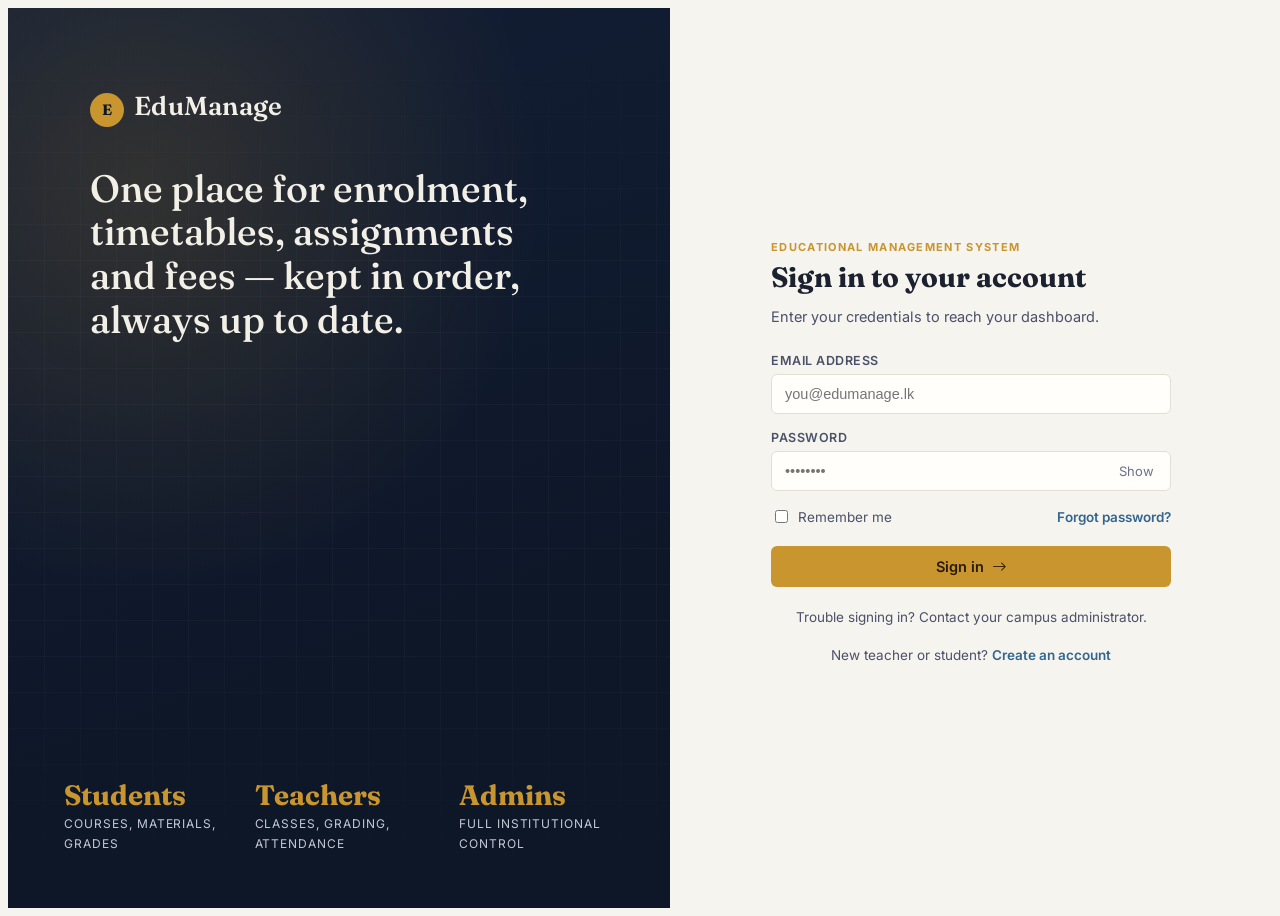
<file: Edumanage/admin-dashboard.html>
<!DOCTYPE html>
<html lang="en">
<head>
<meta charset="UTF-8">
<meta name="viewport" content="width=device-width, initial-scale=1.0">
<title>Administrator · EduManage</title>
<link rel="preconnect" href="https://fonts.googleapis.com">
<link href="https://fonts.googleapis.com/css2?family=Fraunces:wght@500;600;700&family=Inter:wght@400;500;600;700&display=swap" rel="stylesheet">
<link rel="stylesheet" href="https://cdn.jsdelivr.net/npm/bootstrap-icons@1.11.3/font/bootstrap-icons.css">
<link rel="stylesheet" href="css/style.css">
</head>
<body data-page="admin">

<div class="scrim" id="scrim"></div>

<div class="app-shell">

  <!-- ============ SIDEBAR ============ -->
  <aside class="sidebar">
    <div class="brand-row"><span class="seal">E</span><span>EduManage</span></div>
    <nav>
      <div class="nav-group-label">Overview</div>
      <div class="nav-link" data-section="dashboard" data-title="Dashboard"><i class="bi bi-grid-1x2-fill"></i>Dashboard</div>

      <div class="nav-group-label">People</div>
      <div class="nav-link" data-section="students" data-title="Student Management"><i class="bi bi-mortarboard-fill"></i>Students</div>
      <div class="nav-link" data-section="teachers" data-title="Teacher Management"><i class="bi bi-person-workspace"></i>Teachers</div>

      <div class="nav-group-label">Academics</div>
      <div class="nav-link" data-section="courses" data-title="Course Management"><i class="bi bi-journal-bookmark-fill"></i>Courses</div>
      <div class="nav-link" data-section="timetable" data-title="Timetable Management"><i class="bi bi-calendar3"></i>Timetable</div>
      <div class="nav-link" data-section="assignments" data-title="Assignment Management"><i class="bi bi-clipboard-check-fill"></i>Assignments</div>

      <div class="nav-group-label">Operations</div>
      <div class="nav-link" data-section="payments" data-title="Payment Management"><i class="bi bi-cash-coin"></i>Payments</div>
      <div class="nav-link" data-section="feedback" data-title="Feedback &amp; Complaints"><i class="bi bi-chat-square-text-fill"></i>Feedback &amp; Complaints</div>
      <div class="nav-link" data-section="notifications" data-title="Notifications"><i class="bi bi-bell-fill"></i>Notifications</div>
      <div class="nav-link" data-section="reports" data-title="Reports"><i class="bi bi-bar-chart-fill"></i>Reports</div>

      <div class="nav-group-label">System</div>
      <div class="nav-link" data-section="settings" data-title="Settings"><i class="bi bi-gear-fill"></i>Settings</div>
    </nav>
    <div class="sidebar-foot">EduManage v1.0 · Admin Console</div>
  </aside>

  <!-- ============ MAIN COLUMN ============ -->
  <div class="main-col">

    <header class="topbar">
      <div style="display:flex; align-items:center; gap:14px;">
        <button class="icon-btn mobile-topbar-toggle" id="sidebarToggle"><i class="bi bi-list"></i></button>
        <div class="page-title">
          <span class="eyebrow">Administrator</span>
          <h1 id="pageTitle">Dashboard</h1>
        </div>
      </div>
      <div class="actions">
        <div class="dropdown-wrap">
          <button class="icon-btn has-alert" data-dropdown-trigger="notifPanel"><i class="bi bi-bell"></i><span class="dot" id="notifDot"></span></button>
          <div class="dropdown-panel" id="notifPanel"></div>
        </div>
        <div class="dropdown-wrap">
          <div class="profile-chip" data-dropdown-trigger="profilePanel">
            <div class="avatar js-avatar-initials"></div>
            <div class="who"><b id="chromeUserName"></b><span id="chromeUserRole"></span></div>
            <i class="bi bi-chevron-down" style="font-size:11px; color:var(--slate);"></i>
          </div>
          <div class="dropdown-panel" id="profilePanel">
            <div class="dd-head">My Account</div>
            <div class="dd-item" data-section-jump="settings"><i class="bi bi-person"></i> Profile settings</div>
            <div class="dd-item js-logout"><i class="bi bi-box-arrow-right"></i> Log out</div>
          </div>
        </div>
      </div>
    </header>

    <main class="content">

      <!-- ================= DASHBOARD ================= -->
      <section class="content-section" id="section-dashboard">
        <div class="stat-grid" id="statGrid"></div>
        <div class="grid-2">
          <div class="card">
            <div class="card-head"><h3>Recent Enrolments</h3><span class="badge badge-gold">Live</span></div>
            <div class="card-body tight">
              <table class="data-table"><thead><tr><th>Student</th><th>Course</th><th>Batch</th><th>Status</th></tr></thead>
                <tbody id="dashRecentStudents"></tbody></table>
            </div>
          </div>
          <div class="card">
            <div class="card-head"><h3>Activity Feed</h3></div>
            <div class="card-body">
              <ul class="timeline-list" id="dashActivity"></ul>
            </div>
          </div>
        </div>
      </section>

      <!-- ================= STUDENTS ================= -->
      <section class="content-section" id="section-students">
        <div class="card">
          <div class="table-toolbar">
            <div class="search-box"><i class="bi bi-search"></i><input type="text" id="studentSearch" placeholder="Search students by name or ID…"></div>
            <div style="display:flex; gap:10px;">
              <select class="filter-select" id="studentStatusFilter">
                <option value="">All statuses</option>
                <option value="active">Active</option>
                <option value="suspended">Suspended</option>
              </select>
              <button class="btn btn-gold btn-sm" onclick="openStudentModal()"><i class="bi bi-plus-lg"></i> Add Student</button>
            </div>
          </div>
          <div class="card-body tight">
            <table class="data-table">
              <thead><tr><th>Student</th><th>Course</th><th>Batch</th><th>Guardian</th><th>Status</th><th>Actions</th></tr></thead>
              <tbody id="studentTableBody"></tbody>
            </table>
            <div class="empty-state" id="studentEmptyState" style="display:none;">
              <i class="bi bi-mortarboard"></i><h4>No students found</h4><p>Try a different search or add a new student.</p>
            </div>
          </div>
        </div>
      </section>

      <!-- ================= TEACHERS ================= -->
      <section class="content-section" id="section-teachers">
        <div class="card">
          <div class="table-toolbar">
            <div class="search-box"><i class="bi bi-search"></i><input type="text" id="teacherSearch" placeholder="Search teachers by name or subject…"></div>
            <button class="btn btn-gold btn-sm" onclick="openTeacherModal()"><i class="bi bi-plus-lg"></i> Add Teacher</button>
          </div>
          <div class="card-body tight">
            <table class="data-table">
              <thead><tr><th>Teacher</th><th>Subject</th><th>Qualification</th><th>Joined</th><th>Status</th><th>Actions</th></tr></thead>
              <tbody id="teacherTableBody"></tbody>
            </table>
          </div>
        </div>
      </section>

      <!-- ================= COURSES ================= -->
      <section class="content-section" id="section-courses">
        <div class="card">
          <div class="table-toolbar">
            <div class="search-box"><i class="bi bi-search"></i><input type="text" id="courseSearch" placeholder="Search courses…"></div>
            <button class="btn btn-gold btn-sm" onclick="openCourseModal()"><i class="bi bi-plus-lg"></i> Add Course</button>
          </div>
          <div class="card-body tight">
            <table class="data-table">
              <thead><tr><th>Course</th><th>Category</th><th>Teacher</th><th>Duration</th><th>Enrolled</th><th>Status</th><th>Actions</th></tr></thead>
              <tbody id="courseTableBody"></tbody>
            </table>
          </div>
        </div>
      </section>

      <!-- ================= TIMETABLE ================= -->
      <section class="content-section" id="section-timetable">
        <div class="card">
          <div class="table-toolbar">
            <h3 style="margin:0;">Weekly Schedule</h3>
            <button class="btn btn-gold btn-sm" onclick="openTimetableModal()"><i class="bi bi-plus-lg"></i> Schedule Class</button>
          </div>
          <div class="card-body tight">
            <table class="data-table">
              <thead><tr><th>Day</th><th>Time</th><th>Course</th><th>Teacher</th><th>Classroom</th><th>Actions</th></tr></thead>
              <tbody id="timetableTableBody"></tbody>
            </table>
          </div>
        </div>
      </section>

      <!-- ================= ASSIGNMENTS ================= -->
      <section class="content-section" id="section-assignments">
        <div class="card">
          <div class="table-toolbar">
            <div class="search-box"><i class="bi bi-search"></i><input type="text" id="assignmentSearch" placeholder="Search assignments…"></div>
            <button class="btn btn-gold btn-sm" onclick="openAssignmentModal()"><i class="bi bi-plus-lg"></i> Create Assignment</button>
          </div>
          <div class="card-body tight">
            <table class="data-table">
              <thead><tr><th>Title</th><th>Course</th><th>Due date</th><th>Max marks</th><th>Submissions</th><th>Status</th><th>Actions</th></tr></thead>
              <tbody id="assignmentTableBody"></tbody>
            </table>
          </div>
        </div>
      </section>

      <!-- ================= PAYMENTS ================= -->
      <section class="content-section" id="section-payments">
        <div class="stat-grid" id="paymentStatGrid" style="grid-template-columns:repeat(3,1fr);"></div>
        <div class="card">
          <div class="table-toolbar">
            <div class="search-box"><i class="bi bi-search"></i><input type="text" id="paymentSearch" placeholder="Search by student…"></div>
            <div style="display:flex; gap:10px;">
              <select class="filter-select" id="paymentStatusFilter">
                <option value="">All statuses</option>
                <option value="paid">Paid</option>
                <option value="outstanding">Outstanding</option>
                <option value="overdue">Overdue</option>
              </select>
              <button class="btn btn-gold btn-sm" onclick="openPaymentModal()"><i class="bi bi-plus-lg"></i> Add Payment</button>
            </div>
          </div>
          <div class="card-body tight">
            <table class="data-table">
              <thead><tr><th>Student</th><th>Term</th><th>Amount</th><th>Date</th><th>Method</th><th>Status</th><th>Actions</th></tr></thead>
              <tbody id="paymentTableBody"></tbody>
            </table>
          </div>
        </div>
      </section>
      <section class="content-section" id="section-feedback">
        <div class="card">
          <div class="tabs-strip">
            <button class="tab-btn active" data-fbtab="feedback">Feedback</button>
            <button class="tab-btn" data-fbtab="complaints">Complaints</button>
          </div>
          <div class="card-body tight">
            <table class="data-table" id="feedbackTable">
              <thead><tr><th>From</th><th>Subject</th><th>Message</th><th>Date</th><th>Status</th></tr></thead>
              <tbody id="feedbackTableBody"></tbody>
            </table>
            <table class="data-table" id="complaintsTable" style="display:none;">
              <thead><tr><th>From</th><th>Subject</th><th>Message</th><th>Date</th><th>Status</th><th>Respond</th></tr></thead>
              <tbody id="complaintsTableBody"></tbody>
            </table>
          </div>
        </div>
      </section>

      <!-- ================= NOTIFICATIONS ================= -->
      <section class="content-section" id="section-notifications">
        <div class="grid-2">
          <div class="card">
            <div class="card-head"><h3>Notification History</h3></div>
            <div class="card-body tight">
              <table class="data-table"><thead><tr><th>Title</th><th>Audience</th><th>Date</th></tr></thead>
                <tbody id="notifHistoryBody"></tbody></table>
            </div>
          </div>
          <div class="card">
            <div class="card-head"><h3>Send Announcement</h3></div>
            <div class="card-body">
              <form id="notifForm">
                <div class="field"><label>Title</label><input type="text" id="notifTitle" required></div>
                <div class="field"><label>Message</label><textarea id="notifBody" rows="4" required></textarea></div>
                <div class="field">
                  <label>Audience</label>
                  <select id="notifAudience">
                    <option value="all">Everyone</option>
                    <option value="students">Students</option>
                    <option value="teachers">Teachers</option>
                  </select>
                </div>
                <button class="btn btn-gold btn-block" type="submit"><i class="bi bi-send"></i> Send Notification</button>
              </form>
            </div>
          </div>
        </div>
      </section>

      <!-- ================= REPORTS ================= -->
      <section class="content-section" id="section-reports">
        <div class="stat-grid" id="reportStatGrid"></div>
        <div class="grid-2">
          <div class="card">
            <div class="card-head"><h3>Course Reports</h3></div>
            <div class="card-body tight">
              <table class="data-table"><thead><tr><th>Course</th><th>Enrolled</th><th>Status</th></tr></thead>
                <tbody id="reportCoursesBody"></tbody></table>
            </div>
          </div>
          <div class="card">
            <div class="card-head"><h3>Payment Reports</h3></div>
            <div class="card-body tight">
              <table class="data-table"><thead><tr><th>Status</th><th>Count</th><th>Total</th></tr></thead>
                <tbody id="reportPaymentsBody"></tbody></table>
            </div>
          </div>
        </div>
        <div class="card">
          <div class="card-head"><h3>Export</h3></div>
          <div class="card-body" style="display:flex; gap:12px;">
            <button class="btn btn-outline" onclick="exportReport('students')"><i class="bi bi-download"></i> Student Report (CSV)</button>
            <button class="btn btn-outline" onclick="exportReport('teachers')"><i class="bi bi-download"></i> Teacher Report (CSV)</button>
            <button class="btn btn-outline" onclick="exportReport('payments')"><i class="bi bi-download"></i> Payment Report (CSV)</button>
          </div>
        </div>
      </section>

      <!-- ================= SETTINGS ================= -->
      <section class="content-section" id="section-settings">
        <div class="grid-2">
          <div class="card">
            <div class="card-head"><h3>My Profile</h3></div>
            <div class="card-body">
              <form id="profileForm">
                <div class="form-grid">
                  <div class="field"><label>Full name</label><input type="text" id="profName"></div>
                  <div class="field"><label>Email</label><input type="email" id="profEmail"></div>
                </div>
                <button class="btn btn-navy" type="submit"><i class="bi bi-check-lg"></i> Save Changes</button>
              </form>
            </div>
          </div>
          <div class="card">
            <div class="card-head"><h3>System Users</h3></div>
            <div class="card-body tight">
              <table class="data-table"><thead><tr><th>Name</th><th>Email</th><th>Role</th></tr></thead>
                <tbody id="settingsUsersBody"></tbody></table>
            </div>
          </div>
        </div>
      </section>

    </main>

    <footer class="footer-strip">
      <span>© 2026 EduManage — SLIIT Software Engineering Group Project</span>
      <span>Administrator Console</span>
    </footer>
  </div>
</div>

<!-- ============ MODALS ============ -->
<div class="modal-overlay" id="studentModal">
  <div class="modal-box">
    <div class="modal-head"><h3 id="studentModalTitle">Add Student</h3><button onclick="closeModal('studentModal')">&times;</button></div>
    <form id="studentForm">
      <div class="modal-body">
        <input type="hidden" id="studentId">
        <div class="form-grid">
          <div class="field"><label>Full name</label><input type="text" id="studentName" required></div>
          <div class="field"><label>Email</label><input type="email" id="studentEmail" required></div>
          <div class="field"><label>Phone</label><input type="text" id="studentPhone" required></div>
          <div class="field"><label>Guardian name</label><input type="text" id="studentGuardian" required></div>
          <div class="field"><label>Course</label>
            <select id="studentCourse" required></select>
          </div>
          <div class="field"><label>Batch</label><input type="text" id="studentBatch" placeholder="e.g. Y2S1 — 2024" required></div>
          <div class="field full"><label>Status</label>
            <select id="studentStatus"><option value="active">Active</option><option value="suspended">Suspended</option></select>
          </div>
        </div>
      </div>
      <div class="modal-foot">
        <button type="button" class="btn btn-outline" onclick="closeModal('studentModal')">Cancel</button>
        <button type="submit" class="btn btn-gold">Save Student</button>
      </div>
    </form>
  </div>
</div>

<div class="modal-overlay" id="teacherModal">
  <div class="modal-box">
    <div class="modal-head"><h3 id="teacherModalTitle">Add Teacher</h3><button onclick="closeModal('teacherModal')">&times;</button></div>
    <form id="teacherForm">
      <div class="modal-body">
        <input type="hidden" id="teacherId">
        <div class="form-grid">
          <div class="field"><label>Full name</label><input type="text" id="teacherName" required></div>
          <div class="field"><label>Email</label><input type="email" id="teacherEmail" required></div>
          <div class="field"><label>Phone</label><input type="text" id="teacherPhone" required></div>
          <div class="field"><label>Qualification</label><input type="text" id="teacherQualification" required></div>
          <div class="field full"><label>Subject allocation</label><input type="text" id="teacherSubject" required></div>
          <div class="field full"><label>Status</label>
            <select id="teacherStatus"><option value="active">Active</option><option value="on leave">On leave</option></select>
          </div>
        </div>
      </div>
      <div class="modal-foot">
        <button type="button" class="btn btn-outline" onclick="closeModal('teacherModal')">Cancel</button>
        <button type="submit" class="btn btn-gold">Save Teacher</button>
      </div>
    </form>
  </div>
</div>

<div class="modal-overlay" id="courseModal">
  <div class="modal-box">
    <div class="modal-head"><h3 id="courseModalTitle">Add Course</h3><button onclick="closeModal('courseModal')">&times;</button></div>
    <form id="courseForm">
      <div class="modal-body">
        <input type="hidden" id="courseId">
        <div class="form-grid">
          <div class="field full"><label>Course name</label><input type="text" id="courseName" required></div>
          <div class="field"><label>Category</label><input type="text" id="courseCategory" required></div>
          <div class="field"><label>Duration</label><input type="text" id="courseDuration" placeholder="e.g. 14 weeks" required></div>
          <div class="field"><label>Assigned teacher</label>
            <select id="courseTeacher" required></select>
          </div>
          <div class="field"><label>Status</label>
            <select id="courseStatus"><option value="ongoing">Ongoing</option><option value="upcoming">Upcoming</option><option value="completed">Completed</option></select>
          </div>
        </div>
      </div>
      <div class="modal-foot">
        <button type="button" class="btn btn-outline" onclick="closeModal('courseModal')">Cancel</button>
        <button type="submit" class="btn btn-gold">Save Course</button>
      </div>
    </form>
  </div>
</div>

<div class="modal-overlay" id="timetableModal">
  <div class="modal-box">
    <div class="modal-head"><h3>Schedule a Class</h3><button onclick="closeModal('timetableModal')">&times;</button></div>
    <form id="timetableForm">
      <div class="modal-body">
        <div class="form-grid">
          <div class="field"><label>Day</label>
            <select id="ttDay"><option>Monday</option><option>Tuesday</option><option>Wednesday</option><option>Thursday</option><option>Friday</option></select>
          </div>
          <div class="field"><label>Time slot</label><input type="text" id="ttTime" placeholder="e.g. 09:00 – 10:30" required></div>
          <div class="field"><label>Course</label><select id="ttCourse" required></select></div>
          <div class="field"><label>Classroom</label><input type="text" id="ttRoom" placeholder="e.g. Lab 3A" required></div>
        </div>
      </div>
      <div class="modal-foot">
        <button type="button" class="btn btn-outline" onclick="closeModal('timetableModal')">Cancel</button>
        <button type="submit" class="btn btn-gold">Add to Timetable</button>
      </div>
    </form>
  </div>
</div>

<div class="modal-overlay" id="assignmentModal">
  <div class="modal-box">
    <div class="modal-head"><h3>Create Assignment</h3><button onclick="closeModal('assignmentModal')">&times;</button></div>
    <form id="assignmentForm">
      <div class="modal-body">
        <div class="form-grid">
          <div class="field full"><label>Title</label><input type="text" id="asgTitle" required></div>
          <div class="field"><label>Course</label><select id="asgCourse" required></select></div>
          <div class="field"><label>Due date</label><input type="date" id="asgDue" required></div>
          <div class="field"><label>Max marks</label><input type="number" id="asgMarks" value="100" required></div>
          <div class="field"><label>Status</label><select id="asgStatus"><option value="open">Open</option><option value="closed">Closed</option></select></div>
          <div class="field full"><label>Instructions</label><textarea id="asgInstructions" rows="3" required></textarea></div>
        </div>
      </div>
      <div class="modal-foot">
        <button type="button" class="btn btn-outline" onclick="closeModal('assignmentModal')">Cancel</button>
        <button type="submit" class="btn btn-gold">Publish Assignment</button>
      </div>
    </form>
  </div>
</div>

<div class="modal-overlay" id="respondModal">
  <div class="modal-box">
    <div class="modal-head"><h3>Respond to Complaint</h3><button onclick="closeModal('respondModal')">&times;</button></div>
    <form id="respondForm">
      <div class="modal-body">
        <input type="hidden" id="respondId">
        <p class="text-muted" id="respondContext" style="margin-bottom:14px;"></p>
        <div class="field"><label>Response</label><textarea id="respondText" rows="4" required></textarea></div>
        <div class="field"><label>Update status</label>
          <select id="respondStatus"><option value="in review">In review</option><option value="resolved">Resolved</option></select>
        </div>
      </div>
      <div class="modal-foot">
        <button type="button" class="btn btn-outline" onclick="closeModal('respondModal')">Cancel</button>
        <button type="submit" class="btn btn-gold">Send Response</button>
      </div>
    </form>
  </div>
</div>

<div class="modal-overlay" id="paymentModal">
  <div class="modal-box">
    <div class="modal-head"><h3 id="paymentModalTitle">Add Payment</h3><button onclick="closeModal('paymentModal')">&times;</button></div>
    <form id="paymentForm">
      <div class="modal-body">
        <input type="hidden" id="paymentId">
        <div class="form-grid">
          <div class="field full"><label>Student</label><select id="paymentStudent" required></select></div>
          <div class="field"><label>Term</label><input type="text" id="paymentTerm" placeholder="e.g. 2026 — Semester 2" required></div>
          <div class="field"><label>Amount (LKR)</label><input type="number" id="paymentAmount" step="0.01" required></div>
          <div class="field"><label>Status</label>
            <select id="paymentStatus"><option value="outstanding">Outstanding</option><option value="paid">Paid</option><option value="overdue">Overdue</option></select>
          </div>
          <div class="field"><label>Method</label>
            <select id="paymentMethod"><option value="">—</option><option>Bank Transfer</option><option>Card</option><option>Cash</option></select>
          </div>
          <div class="field full"><label>Date paid</label><input type="date" id="paymentDate"></div>
        </div>
      </div>
      <div class="modal-foot">
        <button type="button" class="btn btn-outline" onclick="closeModal('paymentModal')">Cancel</button>
        <button type="submit" class="btn btn-gold">Save Payment</button>
      </div>
    </form>
  </div>
</div>

<script src="js/common.js"></script>
<script src="js/admin.js"></script>
</body>
</html>
</file>
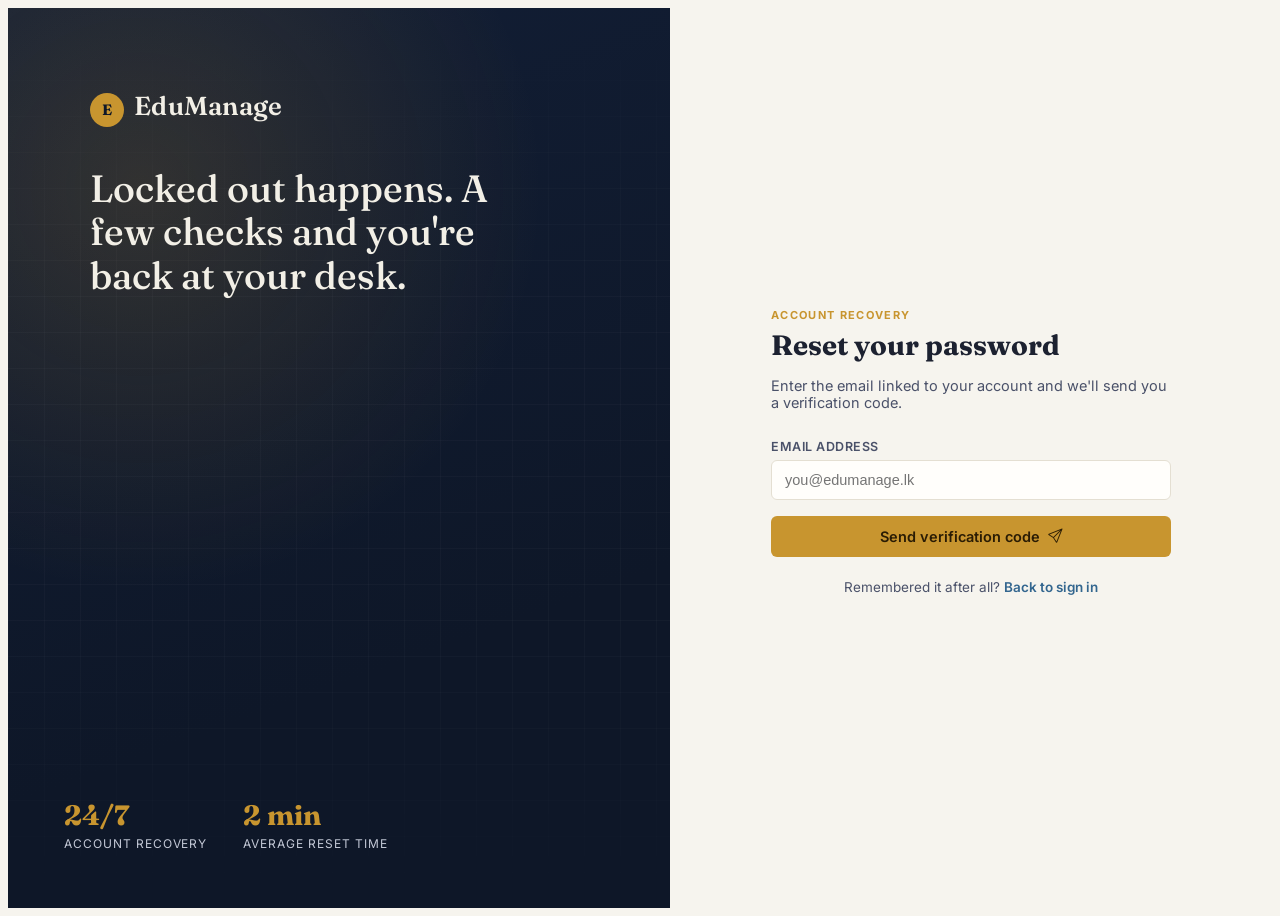
<file: Edumanage/forgot-password.html>
<!DOCTYPE html>
<html lang="en">
<head>
<meta charset="UTF-8">
<meta name="viewport" content="width=device-width, initial-scale=1.0">
<title>Reset password · EduManage</title>
<link rel="preconnect" href="https://fonts.googleapis.com">
<link href="https://fonts.googleapis.com/css2?family=Fraunces:wght@500;600;700&family=Inter:wght@400;500;600;700&display=swap" rel="stylesheet">
<link rel="stylesheet" href="https://cdn.jsdelivr.net/npm/bootstrap-icons@1.11.3/font/bootstrap-icons.css">
<link rel="stylesheet" href="css/style.css">
</head>
<body data-page="forgot">

<div class="auth-shell">

  <div class="auth-visual">
    <div class="content">
      <div class="brand"><span class="seal">E</span>EduManage</div>
      <p class="tagline">Locked out happens. A few checks and you're back at your desk.</p>
    </div>
    <div class="ledger-stats">
      <div><b>24/7</b><span>Account recovery</span></div>
      <div><b>2 min</b><span>Average reset time</span></div>
    </div>
  </div>

  <div class="auth-panel">
    <div class="auth-card">
      <span class="eyebrow">Account recovery</span>
      <h1>Reset your password</h1>
      <p class="sub" id="forgotSubtitle">Enter the email linked to your account and we'll send you a verification code.</p>

      <div class="alert alert-danger" id="forgotError" style="display:none;">
        <i class="bi bi-exclamation-triangle-fill"></i>
        <span></span>
      </div>

      <form id="forgotForm" novalidate>

        <div id="stage1">
          <div class="field">
            <label for="forgotEmail">Email address</label>
            <input type="email" id="forgotEmail" required placeholder="you@edumanage.lk">
            <div class="hint">Enter a valid email address.</div>
          </div>
          <button type="submit" class="btn btn-gold btn-block">Send verification code <i class="bi bi-send"></i></button>
        </div>

        <div id="stage2" style="display:none;">
          <div class="field">
            <label for="resetCode">Verification code</label>
            <input type="text" id="resetCode" required placeholder="000000" maxlength="6">
            <div class="hint">Enter the 6-digit code.</div>
          </div>
          <div class="field">
            <label for="newPassword">New password</label>
            <input type="password" id="newPassword" required placeholder="At least 6 characters">
            <div class="hint">Minimum 6 characters.</div>
          </div>
          <div class="field">
            <label for="confirmPassword">Confirm new password</label>
            <input type="password" id="confirmPassword" required placeholder="Re-enter your password">
            <div class="hint">Passwords must match.</div>
          </div>
          <button type="submit" class="btn btn-gold btn-block">Reset password <i class="bi bi-shield-check"></i></button>
        </div>

      </form>

      <div id="stage3" style="display:none; text-align:center;">
        <i class="bi bi-check-circle-fill" style="font-size:40px; color:var(--success);"></i>
        <h1 style="font-size:20px; margin-top:14px;">Password updated</h1>
        <p class="sub">You can now sign in with your new password.</p>
        <a href="index.html" class="btn btn-navy btn-block">Back to sign in</a>
      </div>

      <p class="auth-foot-link">Remembered it after all? <a href="index.html">Back to sign in</a></p>
    </div>
  </div>

</div>

<script src="js/common.js"></script>
<script src="js/auth.js"></script>
</body>
</html>
</file>
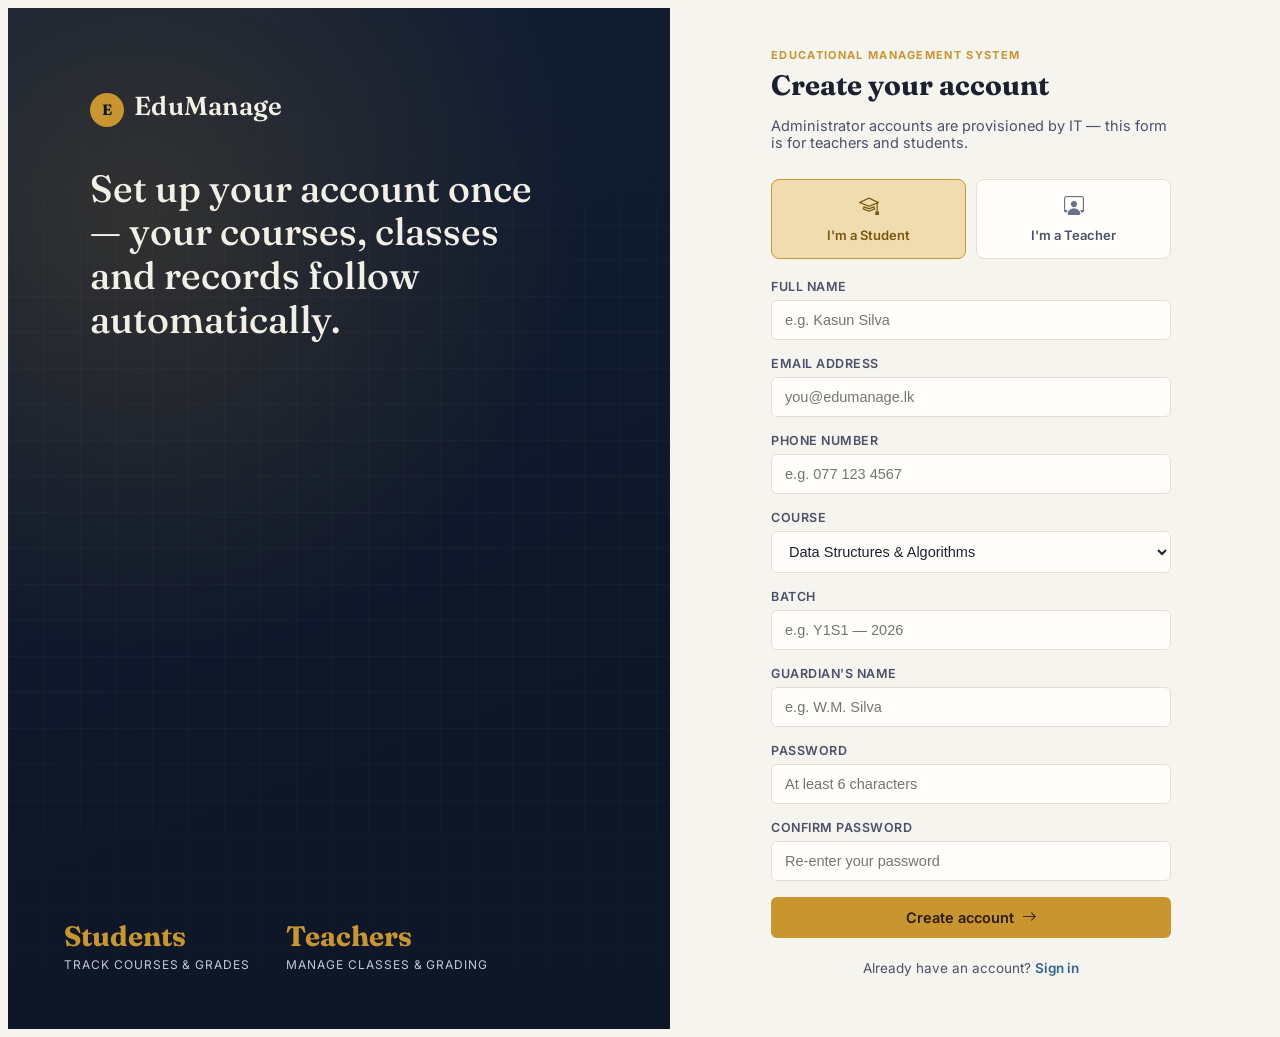
<file: Edumanage/register.html>
<!DOCTYPE html>
<html lang="en">
<head>
<meta charset="UTF-8">
<meta name="viewport" content="width=device-width, initial-scale=1.0">
<title>Create account · EduManage</title>
<link rel="preconnect" href="https://fonts.googleapis.com">
<link href="https://fonts.googleapis.com/css2?family=Fraunces:wght@500;600;700&family=Inter:wght@400;500;600;700&display=swap" rel="stylesheet">
<link rel="stylesheet" href="https://cdn.jsdelivr.net/npm/bootstrap-icons@1.11.3/font/bootstrap-icons.css">
<link rel="stylesheet" href="css/style.css">
<style>
  .role-toggle{ display:flex; gap:10px; margin-bottom:20px; }
  .role-option{
    flex:1; border:1px solid var(--line); border-radius:8px; padding:14px; cursor:pointer;
    text-align:center; background:var(--paper-raised); transition:.15s;
  }
  .role-option i{ font-size:20px; color:var(--slate); display:block; margin-bottom:6px; }
  .role-option span{ font-size:13px; font-weight:600; color:var(--ink-soft); }
  .role-option.selected{ border-color:var(--gold); background:var(--gold-soft); }
  .role-option.selected i, .role-option.selected span{ color:#7a5711; }
  .role-fields{ display:none; }
  .role-fields.active{ display:block; }
</style>
</head>
<body data-page="register">

<div class="auth-shell">

  <div class="auth-visual">
    <div class="content">
      <div class="brand"><span class="seal">E</span>EduManage</div>
      <p class="tagline">Set up your account once — your courses, classes and records follow automatically.</p>
    </div>
    <div class="ledger-stats">
      <div><b>Students</b><span>Track courses &amp; grades</span></div>
      <div><b>Teachers</b><span>Manage classes &amp; grading</span></div>
    </div>
  </div>

  <div class="auth-panel">
    <div class="auth-card">
      <span class="eyebrow">Educational Management System</span>
      <h1>Create your account</h1>
      <p class="sub">Administrator accounts are provisioned by IT — this form is for teachers and students.</p>

      <div class="alert alert-danger" id="regError" style="display:none;">
        <i class="bi bi-exclamation-triangle-fill"></i>
        <span></span>
      </div>

      <form id="registerForm" novalidate>

        <div class="role-toggle">
          <div class="role-option selected" data-role="student">
            <i class="bi bi-mortarboard"></i><span>I'm a Student</span>
          </div>
          <div class="role-option" data-role="teacher">
            <i class="bi bi-person-workspace"></i><span>I'm a Teacher</span>
          </div>
        </div>
        <input type="hidden" id="regRole" value="student">

        <div class="field">
          <label for="regName">Full name</label>
          <input type="text" id="regName" required placeholder="e.g. Kasun Silva">
          <div class="hint">Enter your full name.</div>
        </div>
        <div class="field">
          <label for="regEmail">Email address</label>
          <input type="email" id="regEmail" required placeholder="you@edumanage.lk">
          <div class="hint">Enter a valid email address.</div>
        </div>
        <div class="field">
          <label for="regPhone">Phone number</label>
          <input type="text" id="regPhone" required placeholder="e.g. 077 123 4567">
          <div class="hint">Enter your phone number.</div>
        </div>

        <!-- STUDENT-ONLY FIELDS -->
        <div class="role-fields active" id="studentFields">
          <div class="field">
            <label for="regCourse">Course</label>
            <select id="regCourse" required></select>
          </div>
          <div class="field">
            <label for="regBatch">Batch</label>
            <input type="text" id="regBatch" placeholder="e.g. Y1S1 — 2026">
            <div class="hint">Enter your batch.</div>
          </div>
          <div class="field">
            <label for="regGuardian">Guardian's name</label>
            <input type="text" id="regGuardian" placeholder="e.g. W.M. Silva">
            <div class="hint">Enter a guardian's name.</div>
          </div>
        </div>

        <!-- TEACHER-ONLY FIELDS -->
        <div class="role-fields" id="teacherFields">
          <div class="field">
            <label for="regSubject">Subject you'll teach</label>
            <input type="text" id="regSubject" placeholder="e.g. Computer Networks">
            <div class="hint">Enter a subject.</div>
          </div>
          <div class="field">
            <label for="regQualification">Highest qualification</label>
            <input type="text" id="regQualification" placeholder="e.g. MSc Computer Science">
            <div class="hint">Enter your qualification.</div>
          </div>
        </div>

        <div class="field">
          <label for="regPassword">Password</label>
          <input type="password" id="regPassword" required placeholder="At least 6 characters">
          <div class="hint">Minimum 6 characters.</div>
        </div>
        <div class="field">
          <label for="regConfirm">Confirm password</label>
          <input type="password" id="regConfirm" required placeholder="Re-enter your password">
          <div class="hint">Passwords must match.</div>
        </div>

        <button type="submit" class="btn btn-gold btn-block" id="regSubmitBtn">
          Create account <i class="bi bi-arrow-right"></i>
        </button>
      </form>

      <p class="auth-foot-link">Already have an account? <a href="index.html">Sign in</a></p>
    </div>
  </div>

</div>

<script src="js/common.js"></script>
<script src="js/auth.js"></script>
</body>
</html>
</file>
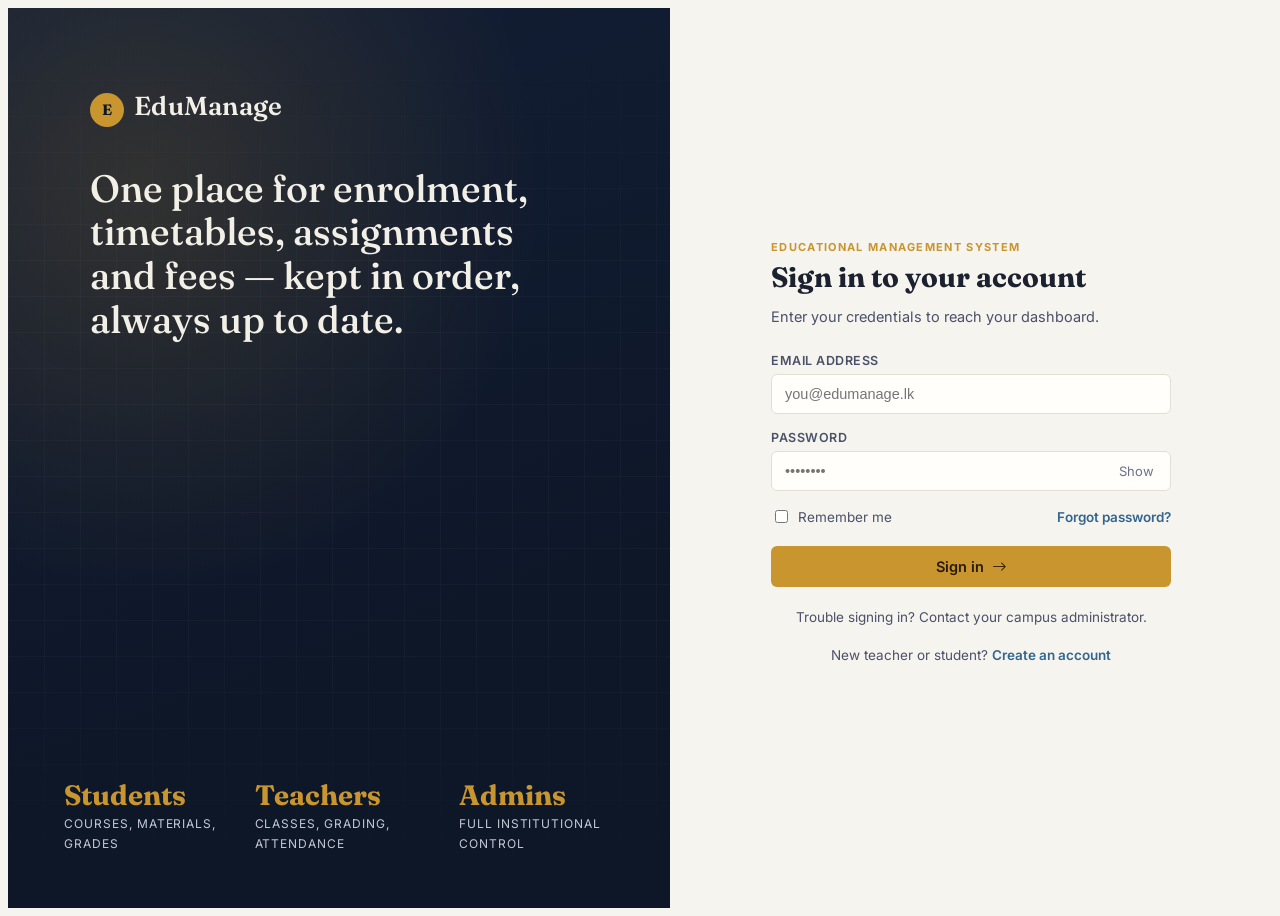
<file: Edumanage/student-dashboard.html>
<!DOCTYPE html>
<html lang="en">
<head>
<meta charset="UTF-8">
<meta name="viewport" content="width=device-width, initial-scale=1.0">
<title>Student · EduManage</title>
<link rel="preconnect" href="https://fonts.googleapis.com">
<link href="https://fonts.googleapis.com/css2?family=Fraunces:wght@500;600;700&family=Inter:wght@400;500;600;700&display=swap" rel="stylesheet">
<link rel="stylesheet" href="https://cdn.jsdelivr.net/npm/bootstrap-icons@1.11.3/font/bootstrap-icons.css">
<link rel="stylesheet" href="css/style.css">
</head>
<body data-page="student">

<div class="scrim" id="scrim"></div>

<div class="app-shell">
  <aside class="sidebar">
    <div class="brand-row"><span class="seal">E</span><span>EduManage</span></div>
    <nav>
      <div class="nav-group-label">Overview</div>
      <div class="nav-link" data-section="dashboard" data-title="Dashboard"><i class="bi bi-grid-1x2-fill"></i>Dashboard</div>

      <div class="nav-group-label">Academics</div>
      <div class="nav-link" data-section="courses" data-title="My Courses"><i class="bi bi-journal-bookmark-fill"></i>My Courses</div>
      <div class="nav-link" data-section="materials" data-title="Learning Materials"><i class="bi bi-folder2-open"></i>Learning Materials</div>
      <div class="nav-link" data-section="timetable" data-title="My Timetable"><i class="bi bi-calendar3"></i>My Timetable</div>
      <div class="nav-link" data-section="assignments" data-title="Assignments"><i class="bi bi-clipboard-check-fill"></i>Assignments</div>
      <div class="nav-link" data-section="submission" data-title="Assignment Submission"><i class="bi bi-upload"></i>Submit Assignment</div>
      <div class="nav-link" data-section="progress" data-title="My Progress"><i class="bi bi-graph-up-arrow"></i>My Progress</div>

      <div class="nav-group-label">Account</div>
      <div class="nav-link" data-section="payments" data-title="Payments"><i class="bi bi-cash-coin"></i>Payments</div>
      <div class="nav-link" data-section="feedback" data-title="Feedback"><i class="bi bi-chat-square-heart"></i>Feedback</div>
      <div class="nav-link" data-section="complaints" data-title="Complaints"><i class="bi bi-flag-fill"></i>Complaints</div>
      <div class="nav-link" data-section="notifications" data-title="Notifications"><i class="bi bi-bell-fill"></i>Notifications</div>
      <div class="nav-link" data-section="profile" data-title="Profile"><i class="bi bi-person-circle"></i>Profile</div>
    </nav>
    <div class="sidebar-foot">EduManage v1.0 · Student Portal</div>
  </aside>

  <div class="main-col">
    <header class="topbar">
      <div style="display:flex; align-items:center; gap:14px;">
        <button class="icon-btn mobile-topbar-toggle" id="sidebarToggle"><i class="bi bi-list"></i></button>
        <div class="page-title"><span class="eyebrow">Student</span><h1 id="pageTitle">Dashboard</h1></div>
      </div>
      <div class="actions">
        <div class="dropdown-wrap">
          <button class="icon-btn has-alert" data-dropdown-trigger="notifPanel"><i class="bi bi-bell"></i><span class="dot" id="notifDot"></span></button>
          <div class="dropdown-panel" id="notifPanel"></div>
        </div>
        <div class="dropdown-wrap">
          <div class="profile-chip" data-dropdown-trigger="profilePanel">
            <div class="avatar js-avatar-initials"></div>
            <div class="who"><b id="chromeUserName"></b><span id="chromeUserRole"></span></div>
            <i class="bi bi-chevron-down" style="font-size:11px; color:var(--slate);"></i>
          </div>
          <div class="dropdown-panel" id="profilePanel">
            <div class="dd-head">My Account</div>
            <div class="dd-item" data-section-jump="profile"><i class="bi bi-person"></i> Profile settings</div>
            <div class="dd-item js-logout"><i class="bi bi-box-arrow-right"></i> Log out</div>
          </div>
        </div>
      </div>
    </header>

    <main class="content">

      <!-- DASHBOARD -->
      <section class="content-section" id="section-dashboard">
        <div class="stat-grid" id="statGrid"></div>
        <div class="grid-2">
          <div class="card">
            <div class="card-head"><h3>Upcoming Deadlines</h3></div>
            <div class="card-body tight"><table class="data-table"><thead><tr><th>Assignment</th><th>Course</th><th>Due</th></tr></thead><tbody id="dashDeadlines"></tbody></table></div>
          </div>
          <div class="card">
            <div class="card-head"><h3>Today's Classes</h3></div>
            <div class="card-body tight"><table class="data-table"><thead><tr><th>Time</th><th>Course</th><th>Room</th></tr></thead><tbody id="dashToday"></tbody></table></div>
          </div>
        </div>
      </section>

      <!-- MY COURSES -->
      <section class="content-section" id="section-courses">
        <div class="card">
          <div class="card-head"><h3>Enrolled Courses</h3></div>
          <div class="card-body tight"><table class="data-table"><thead><tr><th>Course</th><th>Category</th><th>Teacher</th><th>Duration</th><th>Status</th></tr></thead><tbody id="coursesBody"></tbody></table></div>
        </div>
      </section>

      <!-- LEARNING MATERIALS -->
      <section class="content-section" id="section-materials">
        <div class="card">
          <div class="card-head"><h3>Learning Materials</h3></div>
          <div class="card-body tight"><table class="data-table"><thead><tr><th>File</th><th>Course</th><th>Uploaded</th><th></th></tr></thead><tbody id="materialsBody"></tbody></table></div>
        </div>
      </section>

      <!-- MY TIMETABLE -->
      <section class="content-section" id="section-timetable">
        <div class="card">
          <div class="card-head"><h3>Weekly Schedule</h3></div>
          <div class="card-body tight"><table class="data-table"><thead><tr><th>Day</th><th>Time</th><th>Course</th><th>Teacher</th><th>Room</th></tr></thead><tbody id="timetableBody"></tbody></table></div>
        </div>
      </section>

      <!-- ASSIGNMENTS -->
      <section class="content-section" id="section-assignments">
        <div class="card">
          <div class="card-head"><h3>All Assignments</h3></div>
          <div class="card-body tight"><table class="data-table"><thead><tr><th>Title</th><th>Course</th><th>Due</th><th>Max marks</th><th>Status</th><th>My submission</th></tr></thead><tbody id="assignmentsBody"></tbody></table></div>
        </div>
      </section>

      <!-- ASSIGNMENT SUBMISSION -->
      <section class="content-section" id="section-submission">
        <div class="card" style="max-width:640px;">
          <div class="card-head"><h3>Submit an Assignment</h3></div>
          <div class="card-body">
            <form id="submitForm">
              <div class="field"><label>Assignment</label><select id="subAssignment" required></select></div>
              <div class="field"><label>File to upload</label><input type="file" id="subFile" required></div>
              <div class="field"><label>Notes (optional)</label><textarea id="subNotes" rows="3" placeholder="Anything your teacher should know about this submission"></textarea></div>
              <button type="submit" class="btn btn-gold"><i class="bi bi-upload"></i> Submit Assignment</button>
            </form>
          </div>
        </div>
        <div class="card">
          <div class="card-head"><h3>My Submission History</h3></div>
          <div class="card-body tight"><table class="data-table"><thead><tr><th>Assignment</th><th>File</th><th>Submitted</th><th>Marks</th><th>Status</th></tr></thead><tbody id="mySubmissionsBody"></tbody></table></div>
        </div>
      </section>

      <!-- MY PROGRESS -->
      <section class="content-section" id="section-progress">
        <div class="card">
          <div class="card-head"><h3>Grade Summary</h3></div>
          <div class="card-body">
            <div style="margin-bottom:16px;">
              <div style="display:flex; justify-content:space-between; font-size:13px; margin-bottom:6px;"><span>Overall average</span><b id="progressAvgLabel">—</b></div>
              <div class="progress-track"><div class="progress-fill" id="progressAvgBar" style="width:0%;"></div></div>
            </div>
          </div>
          <div class="card-body tight"><table class="data-table"><thead><tr><th>Assignment</th><th>Course</th><th>Marks</th><th>Status</th></tr></thead><tbody id="progressBody"></tbody></table></div>
        </div>
      </section>

      <!-- PAYMENTS -->
      <section class="content-section" id="section-payments">
        <div class="card">
          <div class="card-head"><h3>Fee Payments</h3></div>
          <div class="card-body tight"><table class="data-table"><thead><tr><th>Term</th><th>Amount</th><th>Date</th><th>Method</th><th>Status</th></tr></thead><tbody id="paymentsBody"></tbody></table></div>
        </div>
      </section>

      <!-- FEEDBACK -->
      <section class="content-section" id="section-feedback">
        <div class="card" style="max-width:640px;">
          <div class="card-head"><h3>Share Feedback</h3></div>
          <div class="card-body">
            <form id="feedbackForm">
              <div class="field"><label>Subject</label><input type="text" id="fbSubject" required></div>
              <div class="field"><label>Message</label><textarea id="fbMessage" rows="4" required></textarea></div>
              <button type="submit" class="btn btn-gold"><i class="bi bi-send"></i> Send Feedback</button>
            </form>
          </div>
        </div>
        <div class="card">
          <div class="card-head"><h3>My Feedback History</h3></div>
          <div class="card-body tight"><table class="data-table"><thead><tr><th>Subject</th><th>Message</th><th>Date</th><th>Status</th></tr></thead><tbody id="myFeedbackBody"></tbody></table></div>
        </div>
      </section>

      <!-- COMPLAINTS -->
      <section class="content-section" id="section-complaints">
        <div class="card" style="max-width:640px;">
          <div class="card-head"><h3>File a Complaint</h3></div>
          <div class="card-body">
            <form id="complaintForm">
              <div class="field"><label>Subject</label><input type="text" id="cxSubject" required></div>
              <div class="field"><label>Details</label><textarea id="cxMessage" rows="4" required></textarea></div>
              <button type="submit" class="btn btn-navy"><i class="bi bi-flag"></i> Submit Complaint</button>
            </form>
          </div>
        </div>
        <div class="card">
          <div class="card-head"><h3>My Complaint History</h3></div>
          <div class="card-body tight"><table class="data-table"><thead><tr><th>Subject</th><th>Message</th><th>Status</th><th>Response</th></tr></thead><tbody id="myComplaintsBody"></tbody></table></div>
        </div>
      </section>

      <!-- NOTIFICATIONS -->
      <section class="content-section" id="section-notifications">
        <div class="card">
          <div class="card-head"><h3>Notifications</h3></div>
          <div class="card-body tight"><table class="data-table"><thead><tr><th>Title</th><th>Message</th><th>Date</th></tr></thead><tbody id="studentNotifBody"></tbody></table></div>
        </div>
      </section>

      <!-- PROFILE -->
      <section class="content-section" id="section-profile">
        <div class="card" style="max-width:520px;">
          <div class="card-head"><h3>My Profile</h3></div>
          <div class="card-body">
            <form id="profileForm">
              <div class="form-grid">
                <div class="field"><label>Full name</label><input type="text" id="profName"></div>
                <div class="field"><label>Email</label><input type="email" id="profEmail"></div>
              </div>
              <button class="btn btn-navy" type="submit"><i class="bi bi-check-lg"></i> Save Changes</button>
            </form>
          </div>
        </div>
      </section>

    </main>

    <footer class="footer-strip">
      <span>© 2026 EduManage — SLIIT Software Engineering Group Project</span>
      <span>Student Portal</span>
    </footer>
  </div>
</div>

<script src="js/common.js"></script>
<script src="js/student.js"></script>
</body>
</html>
</file>
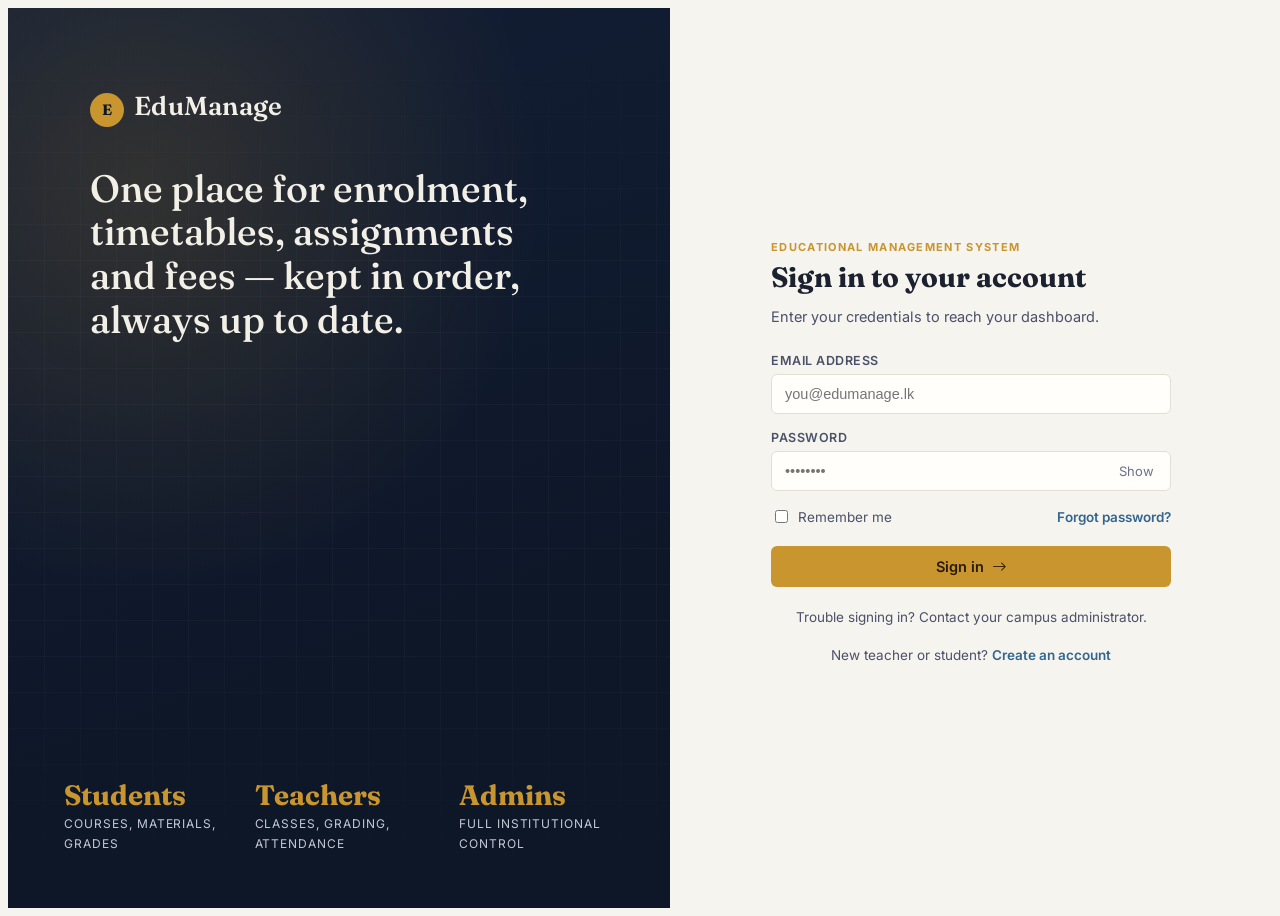
<file: Edumanage/teacher-dashboard.html>
<!DOCTYPE html>
<html lang="en">
<head>
<meta charset="UTF-8">
<meta name="viewport" content="width=device-width, initial-scale=1.0">
<title>Teacher · EduManage</title>
<link rel="preconnect" href="https://fonts.googleapis.com">
<link href="https://fonts.googleapis.com/css2?family=Fraunces:wght@500;600;700&family=Inter:wght@400;500;600;700&display=swap" rel="stylesheet">
<link rel="stylesheet" href="https://cdn.jsdelivr.net/npm/bootstrap-icons@1.11.3/font/bootstrap-icons.css">
<link rel="stylesheet" href="css/style.css">
</head>
<body data-page="teacher">

<div class="scrim" id="scrim"></div>

<div class="app-shell">
  <aside class="sidebar">
    <div class="brand-row"><span class="seal">E</span><span>EduManage</span></div>
    <nav>
      <div class="nav-group-label">Overview</div>
      <div class="nav-link" data-section="dashboard" data-title="Dashboard"><i class="bi bi-grid-1x2-fill"></i>Dashboard</div>

      <div class="nav-group-label">Teaching</div>
      <div class="nav-link" data-section="timetable" data-title="My Timetable"><i class="bi bi-calendar3"></i>My Timetable</div>
      <div class="nav-link" data-section="courses" data-title="My Courses"><i class="bi bi-journal-bookmark-fill"></i>My Courses</div>
      <div class="nav-link" data-section="materials" data-title="Learning Materials"><i class="bi bi-folder2-open"></i>Learning Materials</div>
      <div class="nav-link" data-section="assignments" data-title="Assignments"><i class="bi bi-clipboard-check-fill"></i>Assignments</div>

      <div class="nav-group-label">Students</div>
      <div class="nav-link" data-section="progress" data-title="Student Progress"><i class="bi bi-graph-up-arrow"></i>Student Progress</div>
      <div class="nav-link" data-section="attendance" data-title="Attendance"><i class="bi bi-clipboard2-check"></i>Attendance</div>

      <div class="nav-group-label">Account</div>
      <div class="nav-link" data-section="notifications" data-title="Notifications"><i class="bi bi-bell-fill"></i>Notifications</div>
      <div class="nav-link" data-section="profile" data-title="Profile"><i class="bi bi-person-circle"></i>Profile</div>
    </nav>
    <div class="sidebar-foot">EduManage v1.0 · Teacher Console</div>
  </aside>

  <div class="main-col">
    <header class="topbar">
      <div style="display:flex; align-items:center; gap:14px;">
        <button class="icon-btn mobile-topbar-toggle" id="sidebarToggle"><i class="bi bi-list"></i></button>
        <div class="page-title"><span class="eyebrow">Teacher</span><h1 id="pageTitle">Dashboard</h1></div>
      </div>
      <div class="actions">
        <div class="dropdown-wrap">
          <button class="icon-btn has-alert" data-dropdown-trigger="notifPanel"><i class="bi bi-bell"></i><span class="dot" id="notifDot"></span></button>
          <div class="dropdown-panel" id="notifPanel"></div>
        </div>
        <div class="dropdown-wrap">
          <div class="profile-chip" data-dropdown-trigger="profilePanel">
            <div class="avatar js-avatar-initials"></div>
            <div class="who"><b id="chromeUserName"></b><span id="chromeUserRole"></span></div>
            <i class="bi bi-chevron-down" style="font-size:11px; color:var(--slate);"></i>
          </div>
          <div class="dropdown-panel" id="profilePanel">
            <div class="dd-head">My Account</div>
            <div class="dd-item" data-section-jump="profile"><i class="bi bi-person"></i> Profile settings</div>
            <div class="dd-item js-logout"><i class="bi bi-box-arrow-right"></i> Log out</div>
          </div>
        </div>
      </div>
    </header>

    <main class="content">

      <!-- DASHBOARD -->
      <section class="content-section" id="section-dashboard">
        <div class="stat-grid" id="statGrid"></div>
        <div class="grid-2">
          <div class="card">
            <div class="card-head"><h3>Today's Classes</h3></div>
            <div class="card-body tight"><table class="data-table"><thead><tr><th>Time</th><th>Course</th><th>Room</th></tr></thead><tbody id="dashToday"></tbody></table></div>
          </div>
          <div class="card">
            <div class="card-head"><h3>Pending Grading</h3></div>
            <div class="card-body tight"><table class="data-table"><thead><tr><th>Student</th><th>Assignment</th><th>Submitted</th></tr></thead><tbody id="dashPending"></tbody></table></div>
          </div>
        </div>
      </section>

      <!-- MY TIMETABLE -->
      <section class="content-section" id="section-timetable">
        <div class="card">
          <div class="card-head"><h3>Weekly Schedule</h3></div>
          <div class="card-body tight"><table class="data-table"><thead><tr><th>Day</th><th>Time</th><th>Course</th><th>Classroom</th></tr></thead><tbody id="myTimetableBody"></tbody></table></div>
        </div>
      </section>

      <!-- MY COURSES -->
      <section class="content-section" id="section-courses">
        <div class="card">
          <div class="card-head"><h3>Courses I Teach</h3></div>
          <div class="card-body tight"><table class="data-table"><thead><tr><th>Course</th><th>Category</th><th>Duration</th><th>Enrolled</th><th>Status</th></tr></thead><tbody id="myCoursesBody"></tbody></table></div>
        </div>
      </section>

      <!-- LEARNING MATERIALS -->
      <section class="content-section" id="section-materials">
        <div class="card">
          <div class="table-toolbar">
            <h3 style="margin:0;">Uploaded Materials</h3>
            <button class="btn btn-gold btn-sm" onclick="openMaterialModal()"><i class="bi bi-upload"></i> Upload Material</button>
          </div>
          <div class="card-body tight"><table class="data-table"><thead><tr><th>File</th><th>Course</th><th>Uploaded</th><th>Actions</th></tr></thead><tbody id="materialsBody"></tbody></table></div>
        </div>
      </section>

      <!-- ASSIGNMENTS -->
      <section class="content-section" id="section-assignments">
        <div class="card">
          <div class="table-toolbar">
            <h3 style="margin:0;">My Assignments</h3>
            <button class="btn btn-gold btn-sm" onclick="openTeacherAssignmentModal()"><i class="bi bi-plus-lg"></i> Create Assignment</button>
          </div>
          <div class="card-body tight"><table class="data-table"><thead><tr><th>Title</th><th>Course</th><th>Due</th><th>Submissions</th><th>Status</th><th>Actions</th></tr></thead><tbody id="teacherAssignmentsBody"></tbody></table></div>
        </div>
        <div class="card">
          <div class="card-head"><h3>Submissions Awaiting Grading</h3></div>
          <div class="card-body tight"><table class="data-table"><thead><tr><th>Student</th><th>Assignment</th><th>File</th><th>Submitted</th><th>Marks</th><th>Action</th></tr></thead><tbody id="submissionsBody"></tbody></table></div>
        </div>
      </section>

      <!-- STUDENT PROGRESS -->
      <section class="content-section" id="section-progress">
        <div class="card">
          <div class="card-head"><h3>Grade Overview</h3></div>
          <div class="card-body tight"><table class="data-table"><thead><tr><th>Student</th><th>Assignment</th><th>Marks</th><th>Status</th></tr></thead><tbody id="progressBody"></tbody></table></div>
        </div>
      </section>

      <!-- ATTENDANCE -->
      <section class="content-section" id="section-attendance">
        <div class="card">
          <div class="table-toolbar">
            <h3 style="margin:0;">Mark Attendance</h3>
            <div style="display:flex; gap:10px;">
              <select class="filter-select" id="attCourseSelect"></select>
              <input type="date" class="filter-select" id="attDate" value="">
            </div>
          </div>
          <div class="card-body tight"><table class="data-table"><thead><tr><th>Student</th><th>Status</th></tr></thead><tbody id="attendanceBody"></tbody></table></div>
          <div class="modal-foot" style="justify-content:flex-start; border-top:1px solid var(--line);">
            <button class="btn btn-gold" onclick="saveAttendance()"><i class="bi bi-check-lg"></i> Save Attendance</button>
          </div>
        </div>
      </section>

      <!-- NOTIFICATIONS -->
      <section class="content-section" id="section-notifications">
        <div class="card">
          <div class="card-head"><h3>Notifications</h3></div>
          <div class="card-body tight"><table class="data-table"><thead><tr><th>Title</th><th>Message</th><th>Date</th></tr></thead><tbody id="teacherNotifBody"></tbody></table></div>
        </div>
      </section>

      <!-- PROFILE -->
      <section class="content-section" id="section-profile">
        <div class="card" style="max-width:520px;">
          <div class="card-head"><h3>My Profile</h3></div>
          <div class="card-body">
            <form id="profileForm">
              <div class="form-grid">
                <div class="field"><label>Full name</label><input type="text" id="profName"></div>
                <div class="field"><label>Email</label><input type="email" id="profEmail"></div>
              </div>
              <button class="btn btn-navy" type="submit"><i class="bi bi-check-lg"></i> Save Changes</button>
            </form>
          </div>
        </div>
      </section>

    </main>

    <footer class="footer-strip">
      <span>© 2026 EduManage — SLIIT Software Engineering Group Project</span>
      <span>Teacher Console</span>
    </footer>
  </div>
</div>

<!-- MODALS -->
<div class="modal-overlay" id="materialModal">
  <div class="modal-box">
    <div class="modal-head"><h3>Upload Learning Material</h3><button onclick="closeModal('materialModal')">&times;</button></div>
    <form id="materialForm">
      <div class="modal-body">
        <div class="field"><label>Course</label><select id="matCourse" required></select></div>
        <div class="field"><label>Title / description</label><input type="text" id="matTitle" required placeholder="e.g. Week 5 lecture slides"></div>
        <div class="field"><label>File</label><input type="file" id="matFile" required></div>
      </div>
      <div class="modal-foot">
        <button type="button" class="btn btn-outline" onclick="closeModal('materialModal')">Cancel</button>
        <button type="submit" class="btn btn-gold">Upload</button>
      </div>
    </form>
  </div>
</div>

<div class="modal-overlay" id="teacherAssignmentModal">
  <div class="modal-box">
    <div class="modal-head"><h3>Create Assignment</h3><button onclick="closeModal('teacherAssignmentModal')">&times;</button></div>
    <form id="teacherAssignmentForm">
      <div class="modal-body">
        <div class="form-grid">
          <div class="field full"><label>Title</label><input type="text" id="tAsgTitle" required></div>
          <div class="field"><label>Course</label><select id="tAsgCourse" required></select></div>
          <div class="field"><label>Due date</label><input type="date" id="tAsgDue" required></div>
          <div class="field"><label>Max marks</label><input type="number" id="tAsgMarks" value="100" required></div>
          <div class="field full"><label>Instructions</label><textarea id="tAsgInstructions" rows="3" required></textarea></div>
        </div>
      </div>
      <div class="modal-foot">
        <button type="button" class="btn btn-outline" onclick="closeModal('teacherAssignmentModal')">Cancel</button>
        <button type="submit" class="btn btn-gold">Publish</button>
      </div>
    </form>
  </div>
</div>

<div class="modal-overlay" id="gradeModal">
  <div class="modal-box">
    <div class="modal-head"><h3>Grade Submission</h3><button onclick="closeModal('gradeModal')">&times;</button></div>
    <form id="gradeForm">
      <div class="modal-body">
        <input type="hidden" id="gradeSubId">
        <p class="text-muted" id="gradeContext" style="margin-bottom:14px;"></p>
        <div class="field"><label>Marks</label><input type="number" id="gradeMarks" required></div>
        <div class="field"><label>Feedback</label><textarea id="gradeFeedback" rows="3"></textarea></div>
      </div>
      <div class="modal-foot">
        <button type="button" class="btn btn-outline" onclick="closeModal('gradeModal')">Cancel</button>
        <button type="submit" class="btn btn-gold">Save Grade</button>
      </div>
    </form>
  </div>
</div>

<script src="js/common.js"></script>
<script src="js/teacher.js"></script>
</body>
</html>
</file>
<file: Edumanage/css/style.css>
/* =========================================================
   EduManage — Core Design System
   A school records desk, digitised: warm paper, navy ledger
   binding, gold foil seals for what matters, ruled tables.
   ========================================================= */

:root{
  --navy-950:#0e1728;
  --navy-900:#121e35;
  --navy-800:#182642;
  --navy-700:#22335a;
  --paper:#f6f4ee;
  --paper-raised:#fffefb;
  --ink:#1c2130;
  --ink-soft:#4a5169;
  --slate:#6b7288;
  --line:#e4dfd2;
  --gold:#c8952f;
  --gold-soft:#f0dcae;
  --success:#2f7d4f;
  --success-bg:#e6f3ea;
  --danger:#b8433a;
  --danger-bg:#faeae8;
  --info:#33668f;
  --info-bg:#e7eff5;

  --radius:8px;
  --shadow-sm:0 1px 2px rgba(14,23,40,.06);
  --shadow-md:0 6px 20px rgba(14,23,40,.10);
  --sidebar-w:248px;
  --header-h:64px;
}

*{box-sizing:border-box;}

body{
  font-family:'Inter',system-ui,-apple-system,sans-serif;
  background:var(--paper);
  color:var(--ink);
  -webkit-font-smoothing:antialiased;
}

h1,h2,h3,h4,.brand,.serif{
  font-family:'Fraunces',Georgia,serif;
}

a{ text-decoration:none; color:inherit; }
button{ font-family:inherit; }

::selection{ background:var(--gold-soft); }

/* focus visibility, per every element that can take focus */
a:focus-visible,button:focus-visible,input:focus-visible,
select:focus-visible,textarea:focus-visible,[tabindex]:focus-visible{
  outline:2px solid var(--gold);
  outline-offset:2px;
}

@media (prefers-reduced-motion: reduce){
  *{ animation-duration:.001ms !important; transition-duration:.001ms !important; }
}

/* =========================== AUTH PAGES =========================== */
.auth-shell{
  min-height:100vh;
  display:grid;
  grid-template-columns: 1.1fr 1fr;
  background:var(--navy-950);
}
@media (max-width: 900px){ .auth-shell{ grid-template-columns:1fr; } .auth-visual{ display:none; } }

.auth-visual{
  position:relative;
  background:
    radial-gradient(circle at 20% 20%, rgba(200,149,47,.18), transparent 45%),
    linear-gradient(160deg, var(--navy-900), var(--navy-950) 70%);
  color:#f2efe6;
  padding:56px;
  display:flex; flex-direction:column; justify-content:space-between;
  overflow:hidden;
}
.auth-visual::before{
  content:"";
  position:absolute; inset:0;
  background-image:
    linear-gradient(rgba(255,255,255,.05) 1px, transparent 1px),
    linear-gradient(90deg, rgba(255,255,255,.05) 1px, transparent 1px);
  background-size:36px 36px;
  mask-image:linear-gradient(to bottom, transparent, black 30%, black 70%, transparent);
  opacity:.5;
}
.auth-visual .content{ position:relative; z-index:1; }
.auth-visual .brand{ font-size:26px; font-weight:600; letter-spacing:.01em; }
.auth-visual .brand .seal{
  display:inline-flex; align-items:center; justify-content:center;
  width:34px; height:34px; border-radius:50%;
  background:var(--gold); color:var(--navy-950);
  font-size:15px; margin-right:10px; font-weight:700;
}
.auth-visual .tagline{
  font-family:'Fraunces',serif; font-size:38px; line-height:1.15; font-weight:500;
  max-width:460px; margin-top:40px;
}
.auth-visual .ledger-stats{ display:flex; gap:36px; position:relative; z-index:1; }
.auth-visual .ledger-stats div b{ font-family:'Fraunces',serif; font-size:28px; display:block; color:var(--gold); }
.auth-visual .ledger-stats div span{ font-size:12px; color:#c3c8d6; text-transform:uppercase; letter-spacing:.08em; }

.auth-panel{
  background:var(--paper);
  display:flex; align-items:center; justify-content:center;
  padding:40px 24px;
}
.auth-card{ width:100%; max-width:400px; }
.auth-card .eyebrow{
  font-size:11px; text-transform:uppercase; letter-spacing:.12em; color:var(--gold);
  font-weight:700; margin-bottom:6px; display:block;
}
.auth-card h1{ font-size:28px; margin:0 0 6px; }
.auth-card p.sub{ color:var(--ink-soft); margin-bottom:28px; font-size:14.5px; }

.field{ margin-bottom:16px; }
.field label{
  display:block; font-size:12.5px; font-weight:600; color:var(--ink-soft);
  margin-bottom:6px; text-transform:uppercase; letter-spacing:.04em;
}
.field .input-wrap{ position:relative; }
.field input, .field select, .field textarea{
  width:100%; padding:11px 13px; border:1px solid var(--line); border-radius:6px;
  background:var(--paper-raised); font-size:14.5px; color:var(--ink);
  transition:border-color .15s, box-shadow .15s;
}
.field input:focus, .field select:focus, .field textarea:focus{
  border-color:var(--gold); box-shadow:0 0 0 3px rgba(200,149,47,.15); outline:none;
}
.field .hint{ font-size:12px; color:var(--danger); margin-top:5px; display:none; }
.field.error input, .field.error select{ border-color:var(--danger); }
.field.error .hint{ display:block; }
.field .toggle-pass{
  position:absolute; right:11px; top:50%; transform:translateY(-50%);
  background:none; border:0; color:var(--slate); cursor:pointer; font-size:13px;
}

.btn{
  display:inline-flex; align-items:center; justify-content:center; gap:8px;
  padding:11px 20px; border-radius:6px; border:1px solid transparent;
  font-weight:600; font-size:14.5px; cursor:pointer; transition:.15s;
}
.btn-gold{ background:var(--gold); color:#2a1c04; }
.btn-gold:hover{ background:#b6842a; }
.btn-navy{ background:var(--navy-900); color:#f4f1e8; }
.btn-navy:hover{ background:var(--navy-800); }
.btn-outline{ background:transparent; border-color:var(--line); color:var(--ink); }
.btn-outline:hover{ background:#efece2; }
.btn-danger-outline{ background:transparent; border-color:var(--danger); color:var(--danger); }
.btn-danger-outline:hover{ background:var(--danger-bg); }
.btn-block{ width:100%; }
.btn-sm{ padding:6px 12px; font-size:13px; }
.btn:disabled{ opacity:.55; cursor:not-allowed; }

.demo-creds{
  margin-top:22px; padding:12px 14px; background:var(--paper-raised);
  border:1px dashed var(--line); border-radius:6px; font-size:12.5px; color:var(--ink-soft);
}
.demo-creds b{ color:var(--ink); }
.demo-creds .row{ display:flex; justify-content:space-between; margin-top:4px; }
.demo-creds button{ background:none;border:0;color:var(--info);cursor:pointer;font-weight:600;font-size:12px; }

.auth-foot-link{ text-align:center; margin-top:22px; font-size:13.5px; color:var(--ink-soft); }
.auth-foot-link a{ color:var(--info); font-weight:600; }

.alert{
  padding:11px 14px; border-radius:6px; font-size:13.5px; margin-bottom:16px;
  display:flex; align-items:flex-start; gap:9px; border:1px solid transparent;
}
.alert-danger{ background:var(--danger-bg); color:var(--danger); border-color:#f0c9c5; }
.alert-success{ background:var(--success-bg); color:var(--success); border-color:#c7e4d1; }
.alert-info{ background:var(--info-bg); color:var(--info); border-color:#c7dbe9; }

/* =========================== APP SHELL =========================== */
.app-shell{ display:flex; min-height:100vh; }

.sidebar{
  width:var(--sidebar-w); flex-shrink:0; background:var(--navy-950); color:#dfe2ec;
  position:fixed; top:0; bottom:0; left:0; display:flex; flex-direction:column;
  z-index:40; transition:transform .2s ease;
}
.sidebar .brand-row{
  height:var(--header-h); display:flex; align-items:center; gap:10px;
  padding:0 20px; border-bottom:1px solid rgba(255,255,255,.08);
}
.sidebar .brand-row .seal{
  width:30px; height:30px; border-radius:50%; background:var(--gold); color:var(--navy-950);
  display:flex; align-items:center; justify-content:center; font-weight:700; font-size:13px; flex-shrink:0;
}
.sidebar .brand-row span{ font-family:'Fraunces',serif; font-size:17px; font-weight:600; color:#fff; }

.sidebar nav{ flex:1; overflow-y:auto; padding:14px 10px; }
.sidebar .nav-group-label{
  font-size:10.5px; text-transform:uppercase; letter-spacing:.1em; color:#7b8299;
  padding:14px 12px 6px; font-weight:700;
}
.sidebar .nav-link{
  display:flex; align-items:center; gap:11px; padding:9px 12px; border-radius:6px;
  font-size:14px; color:#c3c8d8; margin-bottom:2px; position:relative; cursor:pointer;
  border-left:3px solid transparent;
}
.sidebar .nav-link i{ font-size:16px; width:18px; text-align:center; opacity:.9; }
.sidebar .nav-link:hover{ background:rgba(255,255,255,.06); color:#fff; }
.sidebar .nav-link.active{
  background:rgba(200,149,47,.13); color:#fff; border-left-color:var(--gold); font-weight:600;
}
.sidebar .nav-link .badge-count{
  margin-left:auto; background:var(--gold); color:#2a1c04; font-size:10.5px; font-weight:700;
  padding:1px 6px; border-radius:20px;
}
.sidebar .sidebar-foot{
  padding:14px 16px; border-top:1px solid rgba(255,255,255,.08); font-size:12px; color:#8890a3;
}

.main-col{ flex:1; margin-left:var(--sidebar-w); display:flex; flex-direction:column; min-height:100vh; }

.topbar{
  height:var(--header-h); background:var(--paper-raised); border-bottom:1px solid var(--line);
  display:flex; align-items:center; justify-content:space-between; padding:0 24px;
  position:sticky; top:0; z-index:30;
}
.topbar .page-title{ display:flex; flex-direction:column; }
.topbar .page-title .eyebrow{ font-size:10.5px; text-transform:uppercase; letter-spacing:.1em; color:var(--gold); font-weight:700; }
.topbar .page-title h1{ font-size:19px; margin:0; }
.topbar .actions{ display:flex; align-items:center; gap:16px; }
.icon-btn{
  width:36px; height:36px; border-radius:50%; border:1px solid var(--line); background:var(--paper-raised);
  display:flex; align-items:center; justify-content:center; cursor:pointer; position:relative; color:var(--ink-soft);
}
.icon-btn:hover{ background:#efece2; }
.icon-btn .dot{
  position:absolute; top:6px; right:7px; width:7px; height:7px; border-radius:50%; background:var(--danger);
  display:none;
}
.icon-btn.has-alert .dot{ display:block; }

.profile-chip{ display:flex; align-items:center; gap:10px; cursor:pointer; padding:5px 8px 5px 5px; border-radius:30px; }
.profile-chip:hover{ background:#efece2; }
.profile-chip .avatar{
  width:32px; height:32px; border-radius:50%; background:var(--navy-900); color:var(--gold);
  display:flex; align-items:center; justify-content:center; font-weight:700; font-size:13px;
}
.profile-chip .who{ line-height:1.2; }
.profile-chip .who b{ font-size:13px; display:block; }
.profile-chip .who span{ font-size:11px; color:var(--slate); text-transform:capitalize; }

.dropdown-panel{
  position:absolute; top:calc(100% + 10px); right:0; background:var(--paper-raised);
  border:1px solid var(--line); border-radius:8px; box-shadow:var(--shadow-md); min-width:260px;
  display:none; z-index:50; overflow:hidden;
}
.dropdown-panel.open{ display:block; }
.dropdown-panel .dd-head{ padding:12px 16px; border-bottom:1px solid var(--line); font-weight:700; font-size:13px; }
.dropdown-panel .dd-item{ padding:11px 16px; font-size:13px; border-bottom:1px solid var(--line); cursor:pointer; }
.dropdown-panel .dd-item:last-child{ border-bottom:0; }
.dropdown-panel .dd-item:hover{ background:var(--paper); }
.dropdown-panel .dd-item small{ display:block; color:var(--slate); margin-top:2px; }
.dropdown-panel .dd-item.unread{ background:#fbf6ea; }
.dropdown-wrap{ position:relative; }

.content{ padding:26px; flex:1; }
.content-section{ display:none; }
.content-section.active{ display:block; animation:fadein .18s ease; }
@keyframes fadein{ from{opacity:0; transform:translateY(4px);} to{opacity:1; transform:none;} }

.footer-strip{
  padding:16px 26px; border-top:1px solid var(--line); font-size:12.5px; color:var(--slate);
  display:flex; justify-content:space-between;
}

/* ============================ CARDS/GRIDS ============================ */
.stat-grid{ display:grid; grid-template-columns:repeat(4,1fr); gap:16px; margin-bottom:22px; }
@media (max-width:1100px){ .stat-grid{ grid-template-columns:repeat(2,1fr); } }
.stat-card{
  background:var(--paper-raised); border:1px solid var(--line); border-radius:var(--radius);
  padding:18px 20px; box-shadow:var(--shadow-sm);
}
.stat-card .top-row{ display:flex; justify-content:space-between; align-items:flex-start; }
.stat-card .icon-wrap{
  width:34px; height:34px; border-radius:8px; display:flex; align-items:center; justify-content:center; font-size:15px;
}
.stat-card .num{ font-family:'Fraunces',serif; font-size:32px; margin:12px 0 2px; border-top:1px solid var(--line); padding-top:10px; }
.stat-card .lbl{ font-size:12.5px; color:var(--slate); text-transform:uppercase; letter-spacing:.05em; }
.stat-card .delta{ font-size:11.5px; font-weight:600; margin-top:6px; }
.delta.up{ color:var(--success); } .delta.down{ color:var(--danger); }

.card{
  background:var(--paper-raised); border:1px solid var(--line); border-radius:var(--radius);
  box-shadow:var(--shadow-sm); margin-bottom:20px;
}
.card .card-head{
  padding:16px 20px; border-bottom:1px solid var(--line); display:flex; justify-content:space-between; align-items:center;
}
.card .card-head h3{ font-size:16px; margin:0; }
.card .card-body{ padding:20px; }
.card .card-body.tight{ padding:0; }

.grid-2{ display:grid; grid-template-columns:1.5fr 1fr; gap:20px; }
@media (max-width:1000px){ .grid-2{ grid-template-columns:1fr; } }

/* ============================ TABLES ============================ */
.table-toolbar{ display:flex; justify-content:space-between; gap:10px; padding:16px 20px; flex-wrap:wrap; }
.search-box{ position:relative; flex:1; min-width:200px; max-width:320px; }
.search-box input{ width:100%; padding:9px 12px 9px 34px; border:1px solid var(--line); border-radius:6px; font-size:13.5px; background:var(--paper); }
.search-box i{ position:absolute; left:12px; top:50%; transform:translateY(-50%); color:var(--slate); font-size:13px; }
.filter-select{ padding:9px 10px; border:1px solid var(--line); border-radius:6px; font-size:13px; background:var(--paper); }

table.data-table{ width:100%; border-collapse:collapse; font-size:13.5px; }
table.data-table thead th{
  text-align:left; padding:11px 20px; background:var(--paper); color:var(--ink-soft);
  font-size:11px; text-transform:uppercase; letter-spacing:.06em; border-bottom:1px solid var(--line); border-top:1px solid var(--line);
}
table.data-table tbody td{ padding:12px 20px; border-bottom:1px solid var(--line); vertical-align:middle; }
table.data-table tbody tr:hover{ background:#fbf9f3; }
table.data-table tbody tr:last-child td{ border-bottom:0; }
.cell-person{ display:flex; align-items:center; gap:10px; }
.cell-person .avatar-sm{
  width:30px; height:30px; border-radius:50%; background:var(--navy-900); color:var(--gold); font-size:11.5px;
  display:flex; align-items:center; justify-content:center; font-weight:700; flex-shrink:0;
}
.cell-person div b{ display:block; font-size:13.5px; }
.cell-person div span{ font-size:12px; color:var(--slate); }

.badge{ display:inline-block; padding:3px 10px; border-radius:20px; font-size:11px; font-weight:700; text-transform:capitalize; }
.badge-success{ background:var(--success-bg); color:var(--success); }
.badge-danger{ background:var(--danger-bg); color:var(--danger); }
.badge-info{ background:var(--info-bg); color:var(--info); }
.badge-gold{ background:var(--gold-soft); color:#7a5711; }
.badge-slate{ background:#e9e7de; color:var(--ink-soft); }

.row-actions{ display:flex; gap:6px; }
.row-actions button{
  width:30px; height:30px; border-radius:6px; border:1px solid var(--line); background:var(--paper-raised);
  cursor:pointer; color:var(--ink-soft); font-size:12.5px;
}
.row-actions button:hover{ background:var(--paper); color:var(--ink); }
.row-actions button.danger:hover{ background:var(--danger-bg); color:var(--danger); border-color:#f0c9c5; }

.empty-state{ text-align:center; padding:48px 20px; color:var(--slate); }
.empty-state i{ font-size:30px; color:var(--gold); margin-bottom:10px; display:block; }
.empty-state h4{ margin:6px 0 4px; color:var(--ink); font-family:'Fraunces',serif; }

.pagination-strip{ display:flex; justify-content:space-between; align-items:center; padding:14px 20px; font-size:12.5px; color:var(--slate); border-top:1px solid var(--line); }

/* ============================ FORM/MODAL ============================ */
.modal-overlay{
  position:fixed; inset:0; background:rgba(14,20,35,.55); display:none; align-items:center; justify-content:center;
  z-index:100; padding:20px;
}
.modal-overlay.open{ display:flex; }
.modal-box{
  background:var(--paper-raised); border-radius:10px; width:100%; max-width:560px; max-height:90vh; overflow-y:auto;
  box-shadow:var(--shadow-md);
}
.modal-box .modal-head{ padding:18px 22px; border-bottom:1px solid var(--line); display:flex; justify-content:space-between; align-items:center; }
.modal-box .modal-head h3{ margin:0; font-size:17px; }
.modal-box .modal-head button{ background:none; border:0; font-size:19px; cursor:pointer; color:var(--slate); }
.modal-box .modal-body{ padding:22px; }
.modal-box .modal-foot{ padding:16px 22px; border-top:1px solid var(--line); display:flex; justify-content:flex-end; gap:10px; }
.form-grid{ display:grid; grid-template-columns:1fr 1fr; gap:14px 16px; }
.form-grid .full{ grid-column:1/-1; }

.toast-stack{ position:fixed; bottom:22px; right:22px; z-index:200; display:flex; flex-direction:column; gap:10px; }
.toast{
  background:var(--navy-950); color:#fff; padding:12px 18px; border-radius:8px; font-size:13.5px;
  box-shadow:var(--shadow-md); display:flex; align-items:center; gap:10px; min-width:240px;
  border-left:3px solid var(--gold); animation:slidein .2s ease;
}
.toast.success{ border-left-color:var(--success); }
.toast.error{ border-left-color:var(--danger); }
@keyframes slidein{ from{opacity:0; transform:translateX(20px);} to{opacity:1; transform:none;} }

.progress-track{ background:var(--line); height:7px; border-radius:20px; overflow:hidden; }
.progress-fill{ background:var(--gold); height:100%; border-radius:20px; }

.tabs-strip{ display:flex; gap:4px; border-bottom:1px solid var(--line); padding:0 20px; }
.tab-btn{ background:none; border:0; padding:12px 14px; font-size:13.5px; color:var(--slate); font-weight:600; cursor:pointer; border-bottom:2px solid transparent; }
.tab-btn.active{ color:var(--ink); border-bottom-color:var(--gold); }

.mobile-topbar-toggle{ display:none; }
@media (max-width: 960px){
  .sidebar{ transform:translateX(-100%); }
  .sidebar.open{ transform:translateX(0); }
  .main-col{ margin-left:0; }
  .mobile-topbar-toggle{ display:flex; }
  .stat-grid{ grid-template-columns:1fr 1fr; }
  .form-grid{ grid-template-columns:1fr; }
}
.scrim{ position:fixed; inset:0; background:rgba(0,0,0,.4); z-index:35; display:none; }
.scrim.open{ display:block; }

.timeline-list{ list-style:none; margin:0; padding:0; }
.timeline-list li{ display:flex; gap:12px; padding:12px 0; border-bottom:1px solid var(--line); }
.timeline-list li:last-child{ border-bottom:0; }
.timeline-list .t-dot{ width:8px; height:8px; border-radius:50%; background:var(--gold); margin-top:6px; flex-shrink:0; }
.timeline-list .t-time{ font-size:11.5px; color:var(--slate); }

.chip-list{ display:flex; flex-wrap:wrap; gap:8px; }
.chip{ padding:5px 12px; border-radius:20px; background:var(--paper); border:1px solid var(--line); font-size:12.5px; }

.text-muted{ color:var(--slate); }
.mb-0{margin-bottom:0;}
</file>
